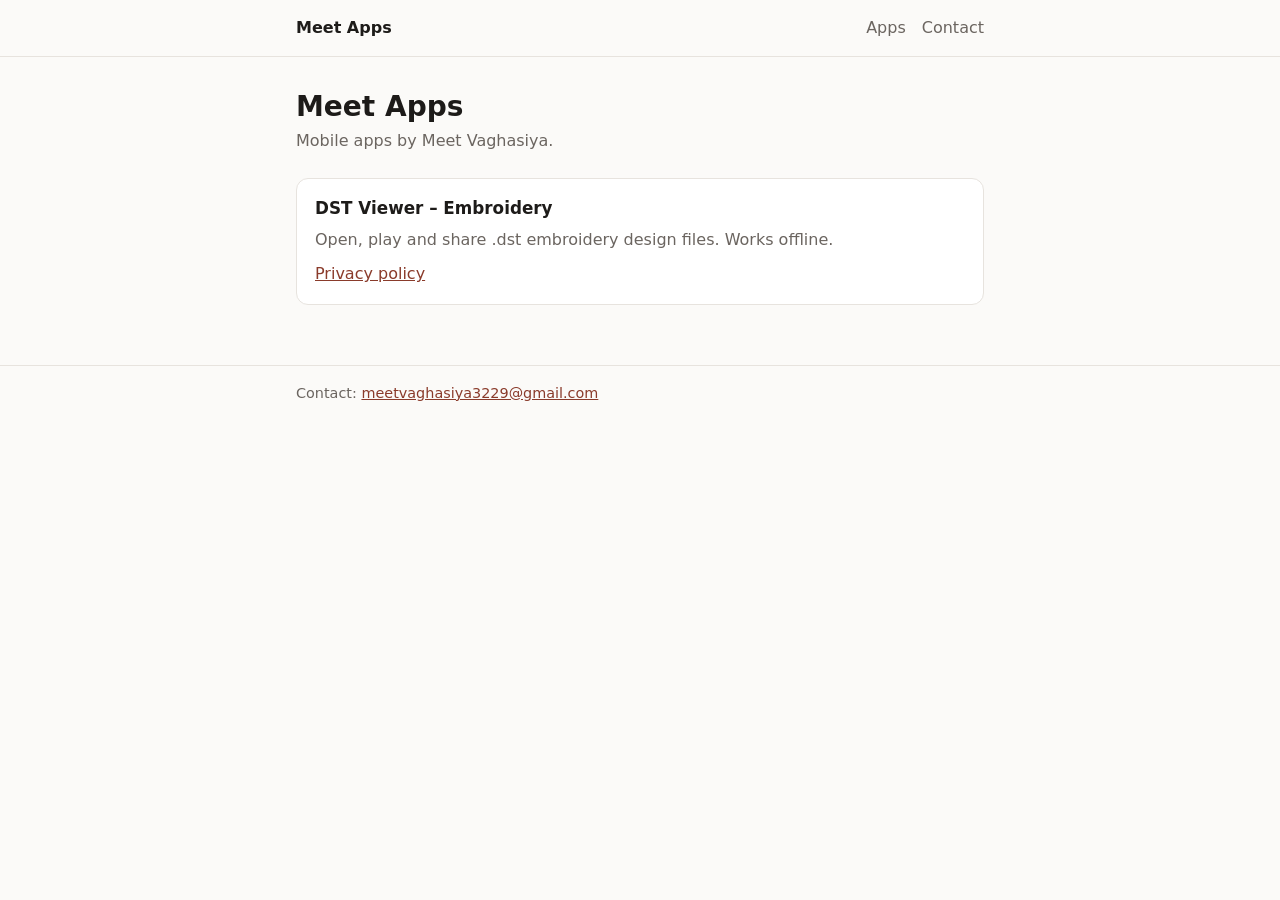
<file: index.html>
<!doctype html>
<html lang="en">
<head>
  <meta charset="utf-8">
  <meta name="viewport" content="width=device-width, initial-scale=1">
  <title>Meet Apps</title>
  <meta name="description" content="Mobile apps by Meet Vaghasiya.">
  <link rel="stylesheet" href="style.css">
</head>
<body>
  <header>
    <div class="wrap">
      <a class="brand" href="./">Meet Apps</a>
      <nav><a href="./">Apps</a><a href="contact.html">Contact</a></nav>
    </div>
  </header>
  <main>
    <div class="wrap">
      <h1>Meet Apps</h1>
      <p class="meta">Mobile apps by Meet Vaghasiya.</p>

      <div class="card">
        <h3>DST Viewer – Embroidery</h3>
        <p>Open, play and share .dst embroidery design files. Works offline.</p>
        <div class="links">
          <a href="dst-viewer/privacy.html">Privacy policy</a>
        </div>
      </div>
    </div>
  </main>
  <footer>
    <div class="wrap">Contact: <a href="mailto:meetvaghasiya3229@gmail.com">meetvaghasiya3229@gmail.com</a></div>
  </footer>
</body>
</html>
</file>
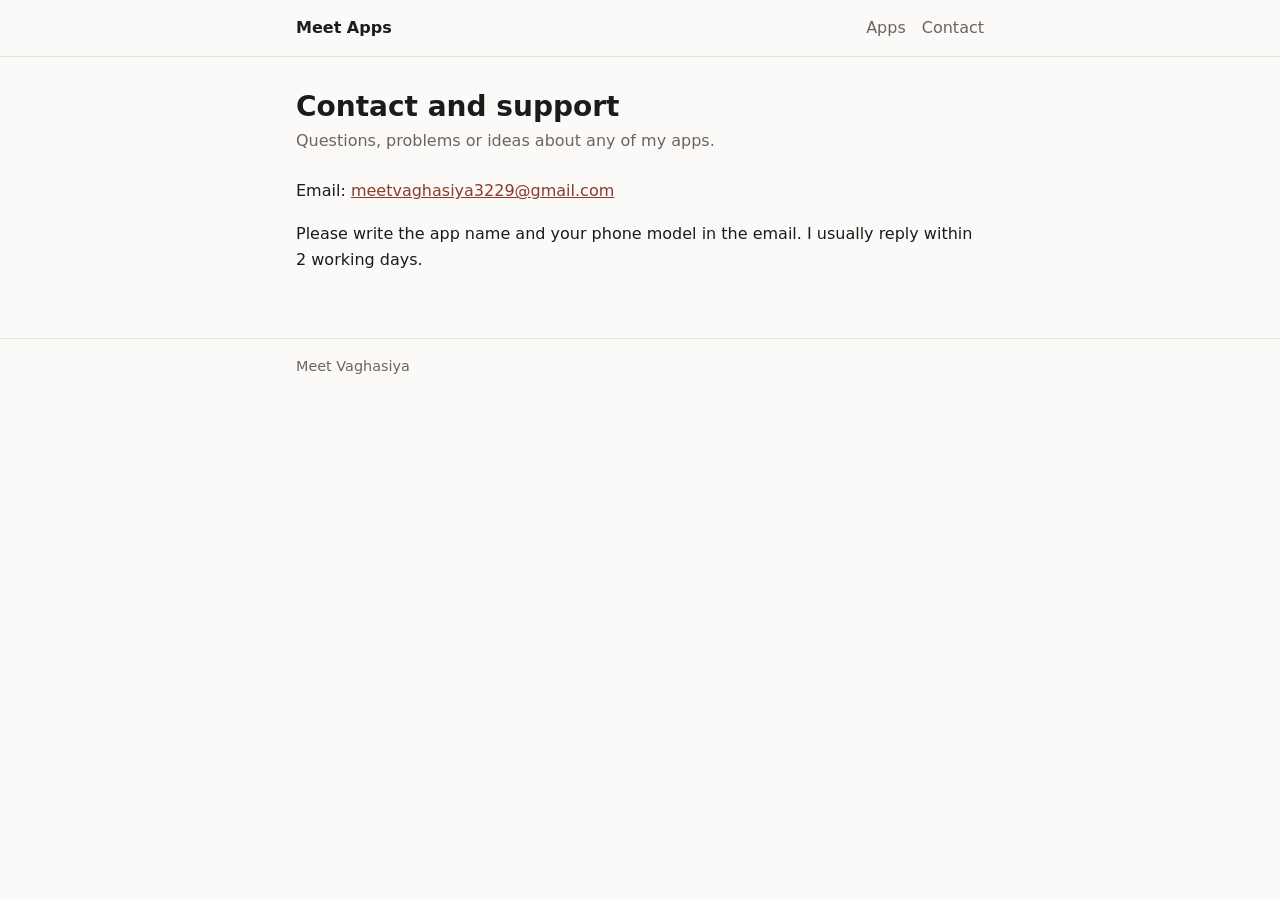
<file: contact.html>
<!doctype html>
<html lang="en">
<head>
  <meta charset="utf-8">
  <meta name="viewport" content="width=device-width, initial-scale=1">
  <title>Contact – Meet Apps</title>
  <meta name="description" content="Support and contact for apps by Meet Vaghasiya.">
  <link rel="stylesheet" href="style.css">
</head>
<body>
  <header>
    <div class="wrap">
      <a class="brand" href="./">Meet Apps</a>
      <nav><a href="./">Apps</a><a href="contact.html">Contact</a></nav>
    </div>
  </header>
  <main>
    <div class="wrap">
      <h1>Contact and support</h1>
      <p class="meta">Questions, problems or ideas about any of my apps.</p>
      <p>Email: <a href="mailto:meetvaghasiya3229@gmail.com">meetvaghasiya3229@gmail.com</a></p>
      <p>Please write the app name and your phone model in the email. I usually reply within 2 working days.</p>
    </div>
  </main>
  <footer>
    <div class="wrap">Meet Vaghasiya</div>
  </footer>
</body>
</html>
</file>
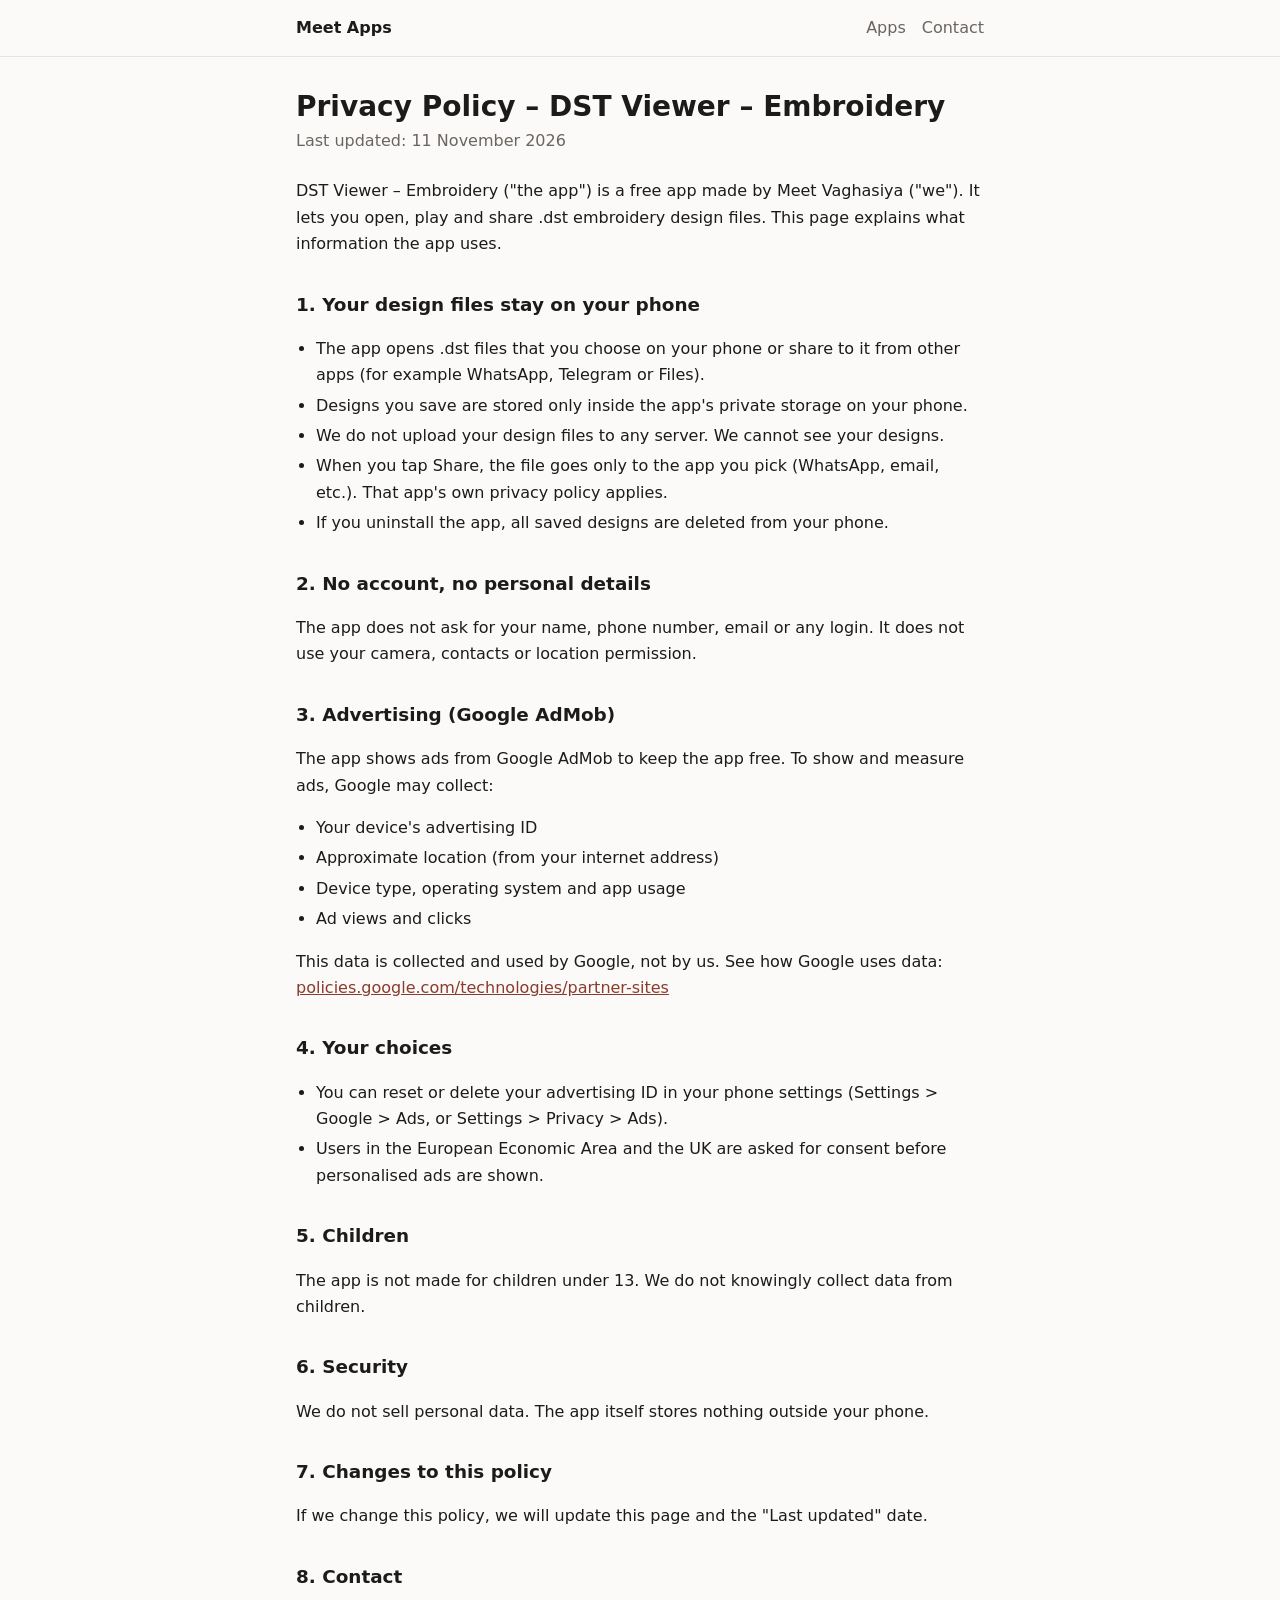
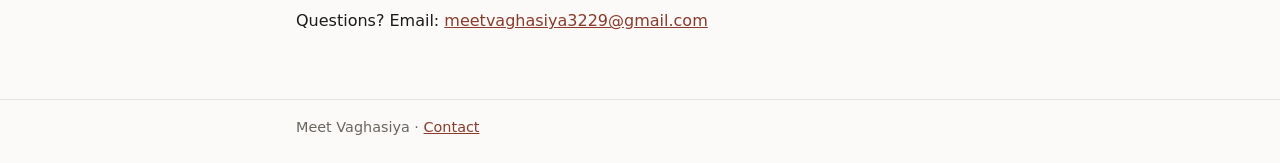
<file: dst-viewer/privacy.html>
<!doctype html>
<html lang="en">
<head>
  <meta charset="utf-8">
  <meta name="viewport" content="width=device-width, initial-scale=1">
  <title>Privacy Policy – DST Viewer – Embroidery</title>
  <meta name="description" content="Privacy policy for the DST Viewer – Embroidery app.">
  <link rel="stylesheet" href="../style.css">
</head>
<body>
  <header>
    <div class="wrap">
      <a class="brand" href="../">Meet Apps</a>
      <nav><a href="../">Apps</a><a href="../contact.html">Contact</a></nav>
    </div>
  </header>
  <main>
    <div class="wrap">
      <h1>Privacy Policy – DST Viewer – Embroidery</h1>
      <p class="meta">Last updated: 11 November 2026</p>

      <p>DST Viewer – Embroidery ("the app") is a free app made by Meet Vaghasiya ("we"). It lets you open, play and share .dst embroidery design files. This page explains what information the app uses.</p>

      <h2>1. Your design files stay on your phone</h2>
      <ul>
        <li>The app opens .dst files that you choose on your phone or share to it from other apps (for example WhatsApp, Telegram or Files).</li>
        <li>Designs you save are stored only inside the app's private storage on your phone.</li>
        <li>We do not upload your design files to any server. We cannot see your designs.</li>
        <li>When you tap Share, the file goes only to the app you pick (WhatsApp, email, etc.). That app's own privacy policy applies.</li>
        <li>If you uninstall the app, all saved designs are deleted from your phone.</li>
      </ul>

      <h2>2. No account, no personal details</h2>
      <p>The app does not ask for your name, phone number, email or any login. It does not use your camera, contacts or location permission.</p>

      <h2>3. Advertising (Google AdMob)</h2>
      <p>The app shows ads from Google AdMob to keep the app free. To show and measure ads, Google may collect:</p>
      <ul>
        <li>Your device's advertising ID</li>
        <li>Approximate location (from your internet address)</li>
        <li>Device type, operating system and app usage</li>
        <li>Ad views and clicks</li>
      </ul>
      <p>This data is collected and used by Google, not by us. See how Google uses data: <a href="https://policies.google.com/technologies/partner-sites">policies.google.com/technologies/partner-sites</a></p>

      <h2>4. Your choices</h2>
      <ul>
        <li>You can reset or delete your advertising ID in your phone settings (Settings &gt; Google &gt; Ads, or Settings &gt; Privacy &gt; Ads).</li>
        <li>Users in the European Economic Area and the UK are asked for consent before personalised ads are shown.</li>
      </ul>

      <h2>5. Children</h2>
      <p>The app is not made for children under 13. We do not knowingly collect data from children.</p>

      <h2>6. Security</h2>
      <p>We do not sell personal data. The app itself stores nothing outside your phone.</p>

      <h2>7. Changes to this policy</h2>
      <p>If we change this policy, we will update this page and the "Last updated" date.</p>

      <h2>8. Contact</h2>
      <p>Questions? Email: <a href="mailto:meetvaghasiya3229@gmail.com">meetvaghasiya3229@gmail.com</a></p>
    </div>
  </main>
  <footer>
    <div class="wrap">Meet Vaghasiya · <a href="../contact.html">Contact</a></div>
  </footer>
</body>
</html>
</file>
<file: style.css>
:root {
  --bg: #fbfaf8;
  --surface: #ffffff;
  --text: #1d1b19;
  --muted: #6b6560;
  --line: #e7e3de;
  --accent: #8a3b2b;
}
@media (prefers-color-scheme: dark) {
  :root {
    --bg: #161412;
    --surface: #1f1c1a;
    --text: #efebe6;
    --muted: #a39b93;
    --line: #34302c;
    --accent: #e39a83;
  }
}
* { box-sizing: border-box; }
html { -webkit-text-size-adjust: 100%; }
body {
  margin: 0;
  background: var(--bg);
  color: var(--text);
  font: 16px/1.65 system-ui, -apple-system, "Segoe UI", Roboto, sans-serif;
}
.wrap { max-width: 720px; margin: 0 auto; padding: 0 16px; }
header { border-bottom: 1px solid var(--line); }
header .wrap { display: flex; gap: 20px; align-items: center; min-height: 56px; flex-wrap: wrap; }
header .brand { font-weight: 700; color: var(--text); text-decoration: none; margin-right: auto; }
header nav a { color: var(--muted); text-decoration: none; margin-left: 16px; }
header nav a:hover { color: var(--text); }
main { padding: 32px 0 48px; }
h1 { font-size: 1.75rem; line-height: 1.25; margin: 0 0 4px; }
h2 { font-size: 1.15rem; margin: 32px 0 8px; }
.meta { color: var(--muted); margin: 0 0 24px; }
a { color: var(--accent); }
ul { padding-left: 1.25rem; }
li { margin: 4px 0; }
.card {
  display: block;
  background: var(--surface);
  border: 1px solid var(--line);
  border-radius: 12px;
  padding: 16px 18px;
  margin: 12px 0;
}
.card h3 { margin: 0 0 4px; font-size: 1.05rem; }
.card p { margin: 0 0 8px; color: var(--muted); }
.card .links a { margin-right: 16px; }
footer { border-top: 1px solid var(--line); color: var(--muted); font-size: 0.9rem; }
footer .wrap { padding-top: 16px; padding-bottom: 24px; }
</file>
